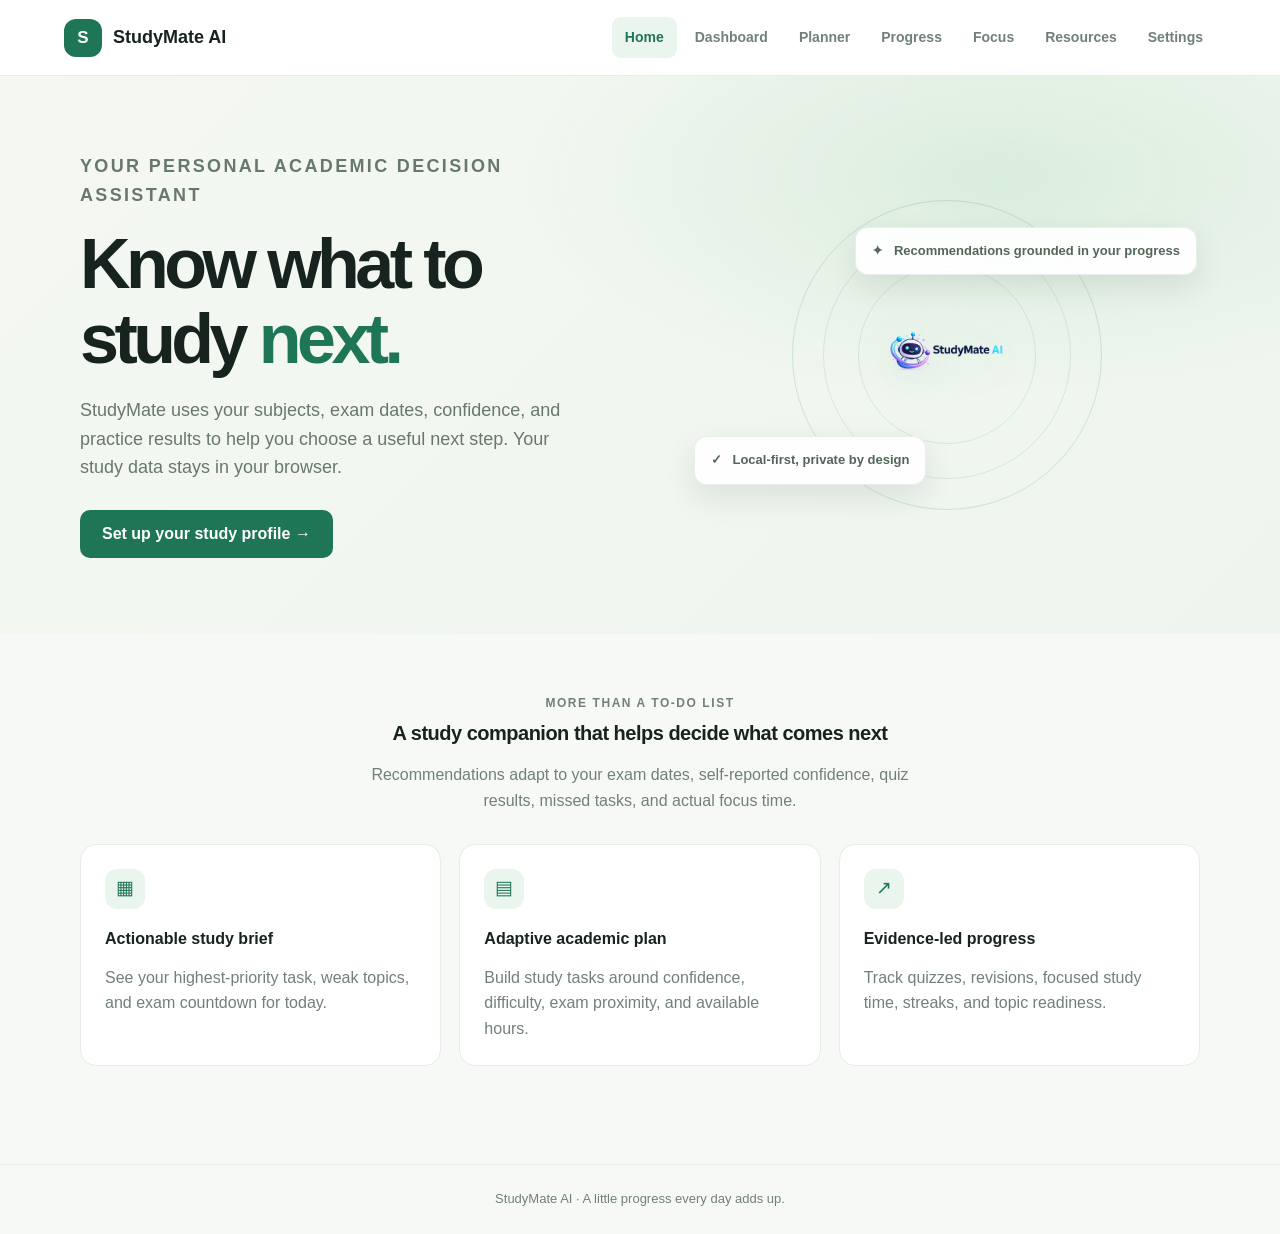
<file: index.html>
<!DOCTYPE html>
<html lang="en">
<head>
    <meta charset="UTF-8">
    <meta name="viewport" content="width=device-width, initial-scale=1">
    <meta name="description" content="A calmer, smarter way to plan your studies and keep making progress.">
    <title>StudyMate AI — Make study time count</title>
    <link rel="stylesheet" href="style.css">
</head>
<body>
    <nav class="navbar" aria-label="Main navigation">
        <a class="brand" href="index.html"><span class="brand-mark">S</span> StudyMate AI</a>
        <div class="nav-links">
            <a href="index.html" aria-current="page">Home</a><a href="dashboard.html">Dashboard</a>
            <a href="planner.html">Planner</a><a href="progress.html">Progress</a><a href="focus.html">Focus</a>
            <a href="resources.html">Resources</a><a href="settings.html">Settings</a>
        </div>
    </nav>

    <main>
        <section class="hero">
            <div class="hero-content">
                <p class="eyebrow">Your personal academic decision assistant</p>
                <h1>Know what to study <span>next.</span></h1>
                <p>StudyMate uses your subjects, exam dates, confidence, and practice results to help you choose a useful next step. Your study data stays in your browser.</p>
                <a class="btn" href="settings.html">Set up your study profile <span aria-hidden="true">&nbsp;→</span></a>
            </div>
            <div class="hero-art" aria-hidden="true">
                <div class="hero-orbit"></div>
                <img src="logo.png" alt="">
                <div class="hero-note note-one">✦ &nbsp; Recommendations grounded in your progress</div>
                <div class="hero-note note-two">✓ &nbsp; Local-first, private by design</div>
            </div>
        </section>

        <section class="container features" aria-labelledby="features-heading">
            <div class="features-intro">
                <p class="eyebrow">More than a to-do list</p>
                <h2 id="features-heading">A study companion that helps decide what comes next</h2>
                <p>Recommendations adapt to your exam dates, self-reported confidence, quiz results, missed tasks, and actual focus time.</p>
            </div>
            <div class="card-container">
                <article class="card feature-card">
                    <div class="stat-icon" aria-hidden="true">▦</div>
                    <h3>Actionable study brief</h3>
                    <p>See your highest-priority task, weak topics, and exam countdown for today.</p>
                </article>
                <article class="card feature-card">
                    <div class="stat-icon" aria-hidden="true">▤</div>
                    <h3>Adaptive academic plan</h3>
                    <p>Build study tasks around confidence, difficulty, exam proximity, and available hours.</p>
                </article>
                <article class="card feature-card">
                    <div class="stat-icon" aria-hidden="true">↗</div>
                    <h3>Evidence-led progress</h3>
                    <p>Track quizzes, revisions, focused study time, streaks, and topic readiness.</p>
                </article>
            </div>
        </section>
    </main>
    <footer class="footer">StudyMate AI · A little progress every day adds up.</footer>
    <script src="script.js"></script>
</body>
</html>
</file>
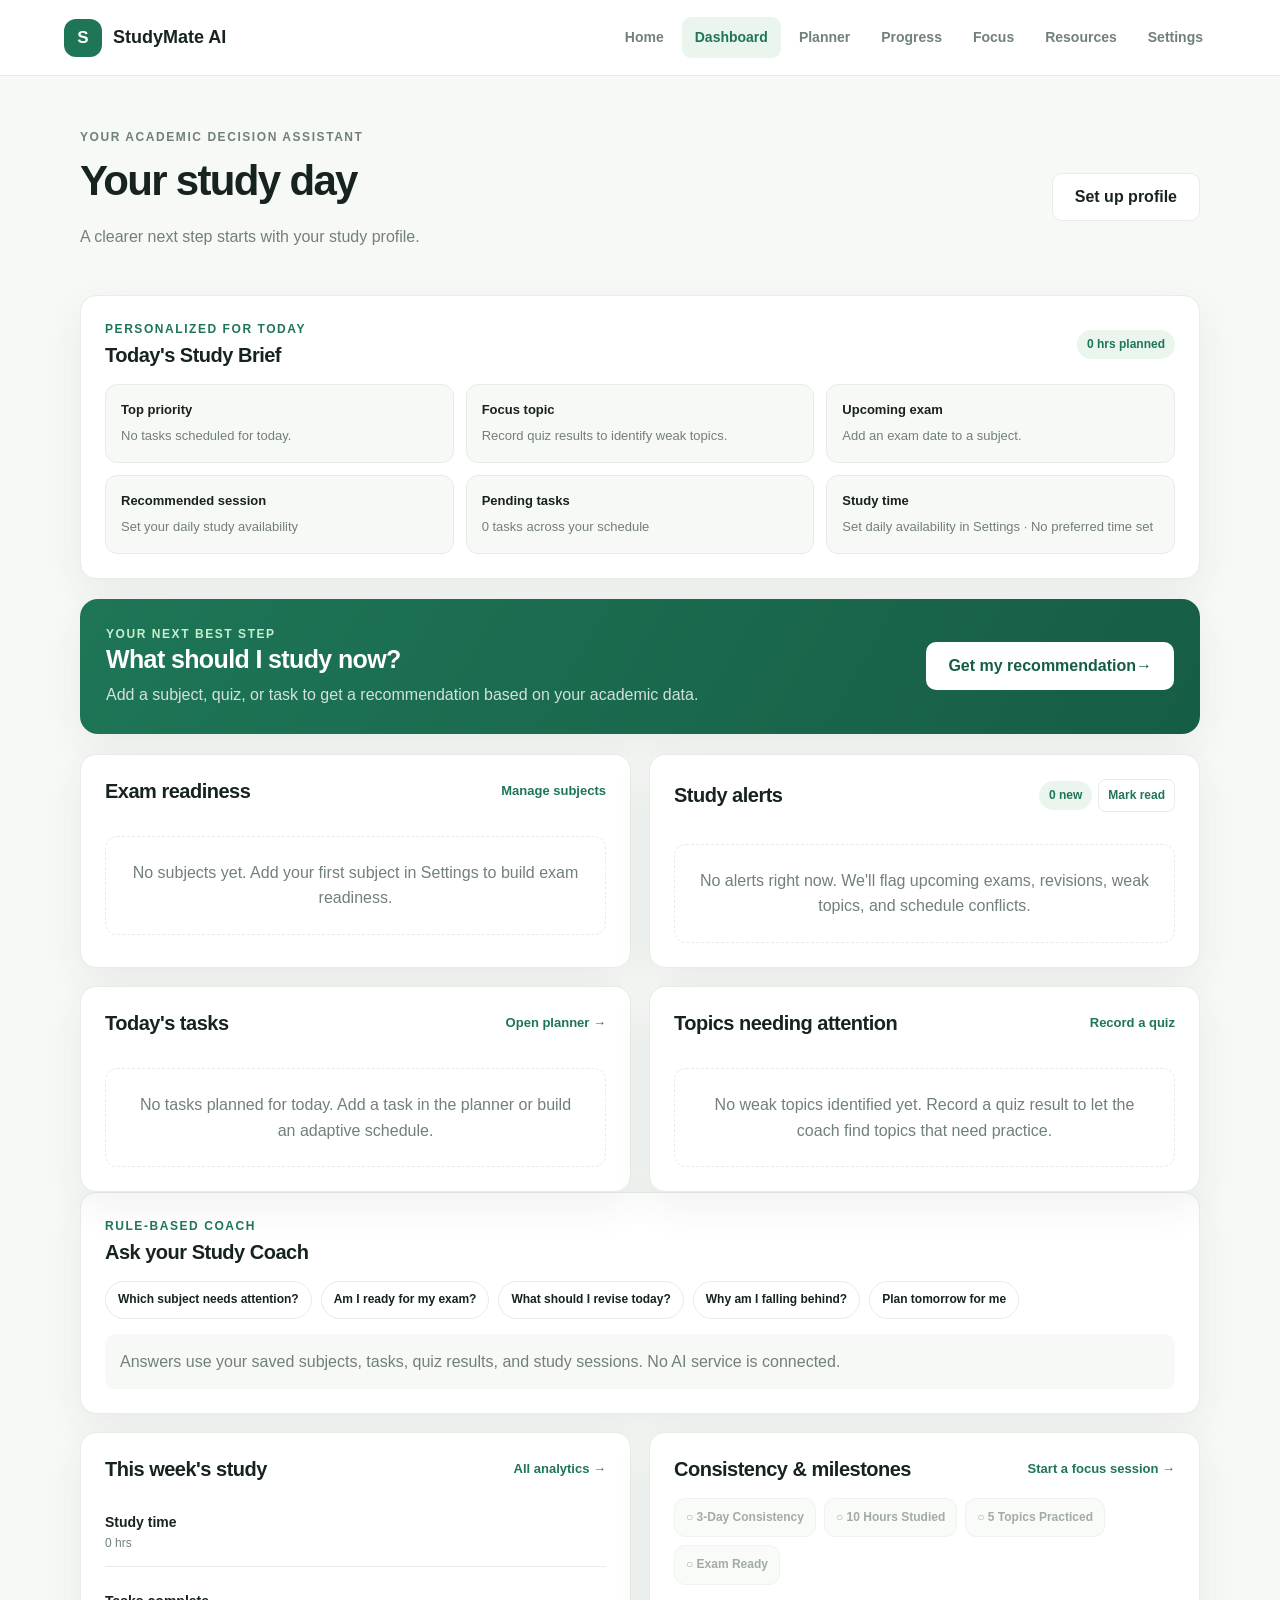
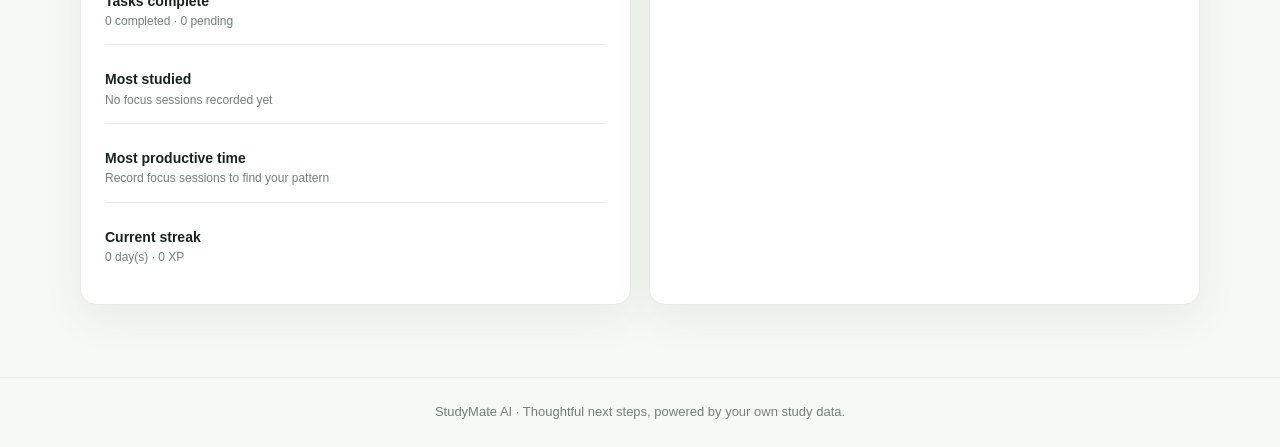
<file: dashboard.html>
<!DOCTYPE html>
<html lang="en">
<head>
    <meta charset="UTF-8">
    <meta name="viewport" content="width=device-width, initial-scale=1">
    <title>Dashboard — StudyMate AI</title>
    <link rel="stylesheet" href="style.css">
</head>
<body>
    <nav class="navbar" aria-label="Main navigation">
        <a class="brand" href="index.html"><span class="brand-mark">S</span> StudyMate AI</a>
        <div class="nav-links">
            <a href="index.html">Home</a><a href="dashboard.html" aria-current="page">Dashboard</a>
            <a href="planner.html">Planner</a><a href="progress.html">Progress</a>
            <a href="focus.html">Focus</a><a href="resources.html">Resources</a><a href="settings.html">Settings</a>
        </div>
    </nav>
    <main class="container dashboard">
        <header class="page-heading dashboard-heading">
            <div><p class="eyebrow">Your academic decision assistant</p><h1 id="greeting">Your study day</h1>
                <p id="dashboard-subtitle">A clearer next step starts with your study profile.</p></div>
            <a class="btn btn-secondary" href="settings.html">Set up profile</a>
        </header>

        <section class="card brief-card">
            <div class="section-title section-title-compact">
                <div><p class="eyebrow">Personalized for today</p><h2>Today's Study Brief</h2></div>
                <span class="badge" id="brief-hours">0 hours planned</span>
            </div>
            <div id="daily-brief" class="brief-grid"></div>
        </section>

        <section class="recommendation-banner" aria-labelledby="recommendation-heading">
            <div>
                <p class="eyebrow">Your next best step</p><h2 id="recommendation-heading">What should I study now?</h2>
                <p id="recommendation-copy">Add a subject, quiz, or task to get a recommendation based on your academic data.</p>
            </div>
            <button class="btn btn-light" id="recommend-now" type="button">Get my recommendation <span aria-hidden="true">→</span></button>
            <div class="recommendation-result" id="recommendation-result" aria-live="polite" hidden></div>
        </section>

        <div class="dashboard-columns">
            <section class="card" aria-labelledby="exam-heading">
                <div class="section-title section-title-compact"><h2 id="exam-heading">Exam readiness</h2><a href="settings.html">Manage subjects</a></div>
                <div id="readiness-list" class="stack-list"></div>
            </section>
            <section class="card" aria-labelledby="notifications-heading">
                <div class="section-title section-title-compact"><h2 id="notifications-heading">Study alerts</h2><div class="list-item-actions"><span id="alert-count" class="badge">0 new</span><button class="small-button" id="mark-alerts-read" type="button">Mark read</button></div></div>
                <div id="notification-list" class="stack-list"></div>
            </section>
        </div>

        <div class="dashboard-columns">
            <section class="card" aria-labelledby="tasks-heading">
                <div class="section-title section-title-compact"><h2 id="tasks-heading">Today's tasks</h2><a href="planner.html">Open planner →</a></div>
                <div id="today-task-list" class="stack-list"></div>
            </section>
            <section class="card" aria-labelledby="weak-heading">
                <div class="section-title section-title-compact"><h2 id="weak-heading">Topics needing attention</h2><a href="progress.html">Record a quiz</a></div>
                <div id="weak-topic-list" class="stack-list"></div>
            </section>
        </div>

        <section class="card" aria-labelledby="coach-heading">
            <div class="section-title section-title-compact"><div><p class="eyebrow">Rule-based coach</p><h2 id="coach-heading">Ask your Study Coach</h2></div></div>
            <div class="coach-questions">
                <button class="chip" data-coach-question="attention" type="button">Which subject needs attention?</button>
                <button class="chip" data-coach-question="readiness" type="button">Am I ready for my exam?</button>
                <button class="chip" data-coach-question="revision" type="button">What should I revise today?</button>
                <button class="chip" data-coach-question="behind" type="button">Why am I falling behind?</button>
                <button class="chip" data-coach-question="tomorrow" type="button">Plan tomorrow for me</button>
            </div>
            <p id="coach-answer" class="coach-answer" aria-live="polite">Answers use your saved subjects, tasks, quiz results, and study sessions. No AI service is connected.</p>
        </section>

        <div class="dashboard-columns">
            <section class="card" aria-labelledby="analytics-heading">
                <div class="section-title section-title-compact"><h2 id="analytics-heading">This week's study</h2><a href="progress.html">All analytics →</a></div>
                <div id="weekly-analytics" class="stack-list"></div>
            </section>
            <section class="card" aria-labelledby="streak-heading">
                <div class="section-title section-title-compact"><h2 id="streak-heading">Consistency &amp; milestones</h2><a href="focus.html">Start a focus session →</a></div>
                <div id="achievement-list" class="achievement-list"></div>
            </section>
        </div>
    </main>
    <footer class="footer">StudyMate AI · Thoughtful next steps, powered by your own study data.</footer>
    <script src="script.js"></script>
</body>
</html>
</file>
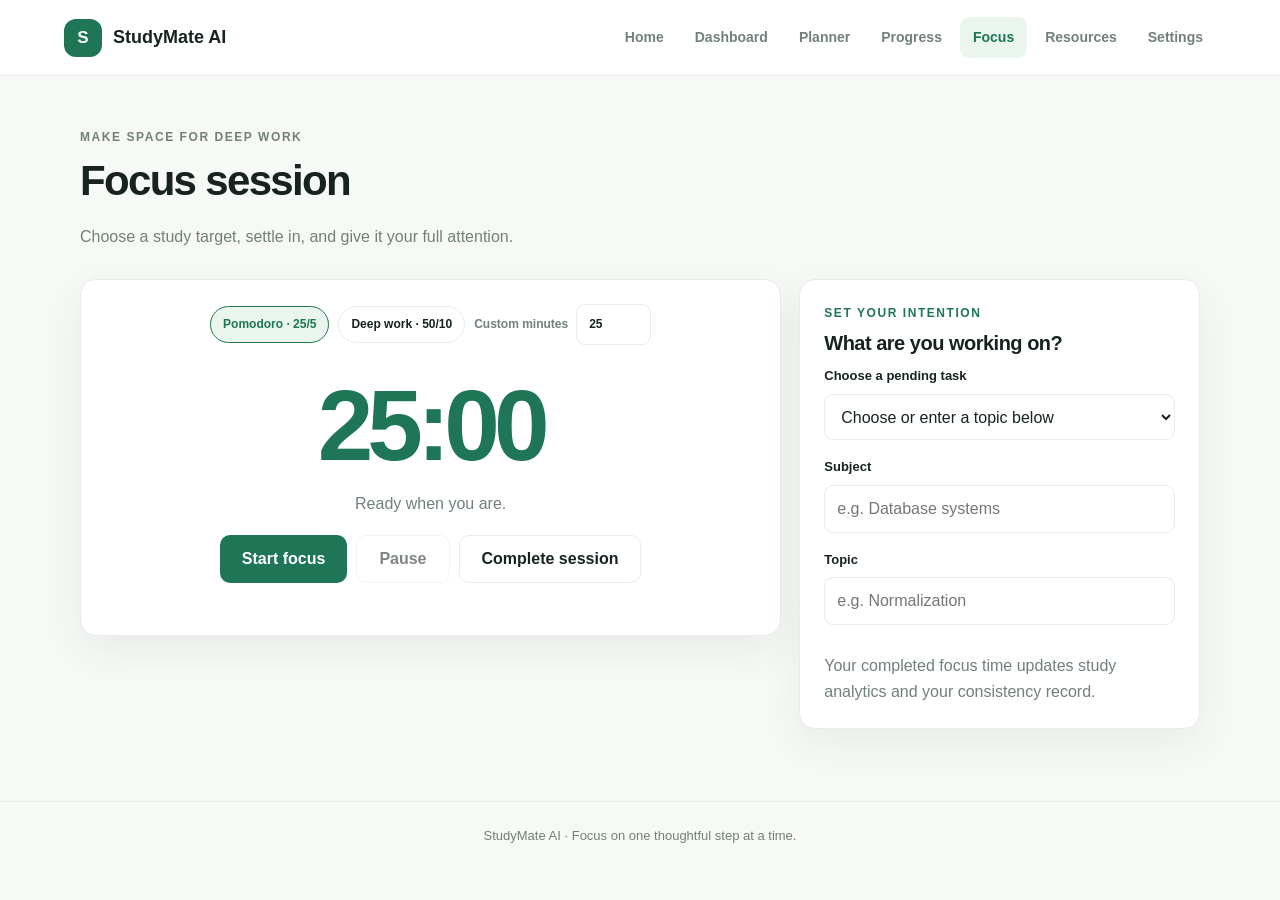
<file: focus.html>
<!DOCTYPE html>
<html lang="en">
<head>
    <meta charset="UTF-8"><meta name="viewport" content="width=device-width, initial-scale=1">
    <title>Focus session — StudyMate AI</title><link rel="stylesheet" href="style.css">
</head>
<body>
    <nav class="navbar" aria-label="Main navigation">
        <a class="brand" href="index.html"><span class="brand-mark">S</span> StudyMate AI</a>
        <div class="nav-links">
            <a href="index.html">Home</a><a href="dashboard.html">Dashboard</a><a href="planner.html">Planner</a>
            <a href="progress.html">Progress</a><a href="focus.html" aria-current="page">Focus</a><a href="resources.html">Resources</a><a href="settings.html">Settings</a>
        </div>
    </nav>
    <main class="container">
        <header class="page-heading"><p class="eyebrow">Make space for deep work</p><h1>Focus session</h1><p>Choose a study target, settle in, and give it your full attention.</p></header>
        <section class="focus-layout">
            <div class="card focus-card">
                <div class="timer-modes" role="group" aria-label="Focus timer mode">
                    <button class="chip is-active" type="button" data-minutes="25" data-break="5">Pomodoro · 25/5</button>
                    <button class="chip" type="button" data-minutes="50" data-break="10">Deep work · 50/10</button>
                    <label class="custom-time">Custom minutes <input id="custom-minutes" type="number" min="1" max="180" value="25"></label>
                </div>
                <div class="timer-face" id="timer-display" aria-live="off">25:00</div>
                <p id="timer-status" class="muted">Ready when you are.</p>
                <div class="timer-controls">
                    <button class="btn" id="timer-start" type="button">Start focus</button>
                    <button class="btn btn-secondary" id="timer-pause" type="button" disabled>Pause</button>
                    <button class="btn btn-secondary" id="timer-complete" type="button">Complete session</button>
                    <button class="btn btn-secondary" id="start-break" type="button" hidden>Start break</button>
                </div>
                <p id="focus-message" class="inline-message" aria-live="polite"></p>
            </div>
            <aside class="card">
                <p class="eyebrow">Set your intention</p><h2>What are you working on?</h2>
                <label for="focus-task">Choose a pending task</label><select id="focus-task"><option value="">Choose or enter a topic below</option></select>
                <label for="focus-subject">Subject</label><input id="focus-subject" placeholder="e.g. Database systems">
                <label for="focus-topic">Topic</label><input id="focus-topic" placeholder="e.g. Normalization">
                <p class="muted">Your completed focus time updates study analytics and your consistency record.</p>
            </aside>
        </section>
        <section class="card section-spaced" id="understanding-panel" hidden>
            <p class="eyebrow">Session reflection</p><h2>How well did you understand this topic?</h2>
            <div class="understanding-options">
                <button class="chip" data-understanding="1" type="button">Very difficult</button><button class="chip" data-understanding="2" type="button">Difficult</button>
                <button class="chip" data-understanding="3" type="button">Average</button><button class="chip" data-understanding="4" type="button">Good</button>
                <button class="chip" data-understanding="5" type="button">Excellent</button>
            </div>
        </section>
    </main>
    <footer class="footer">StudyMate AI · Focus on one thoughtful step at a time.</footer>
    <script src="script.js"></script>
</body>
</html>
</file>
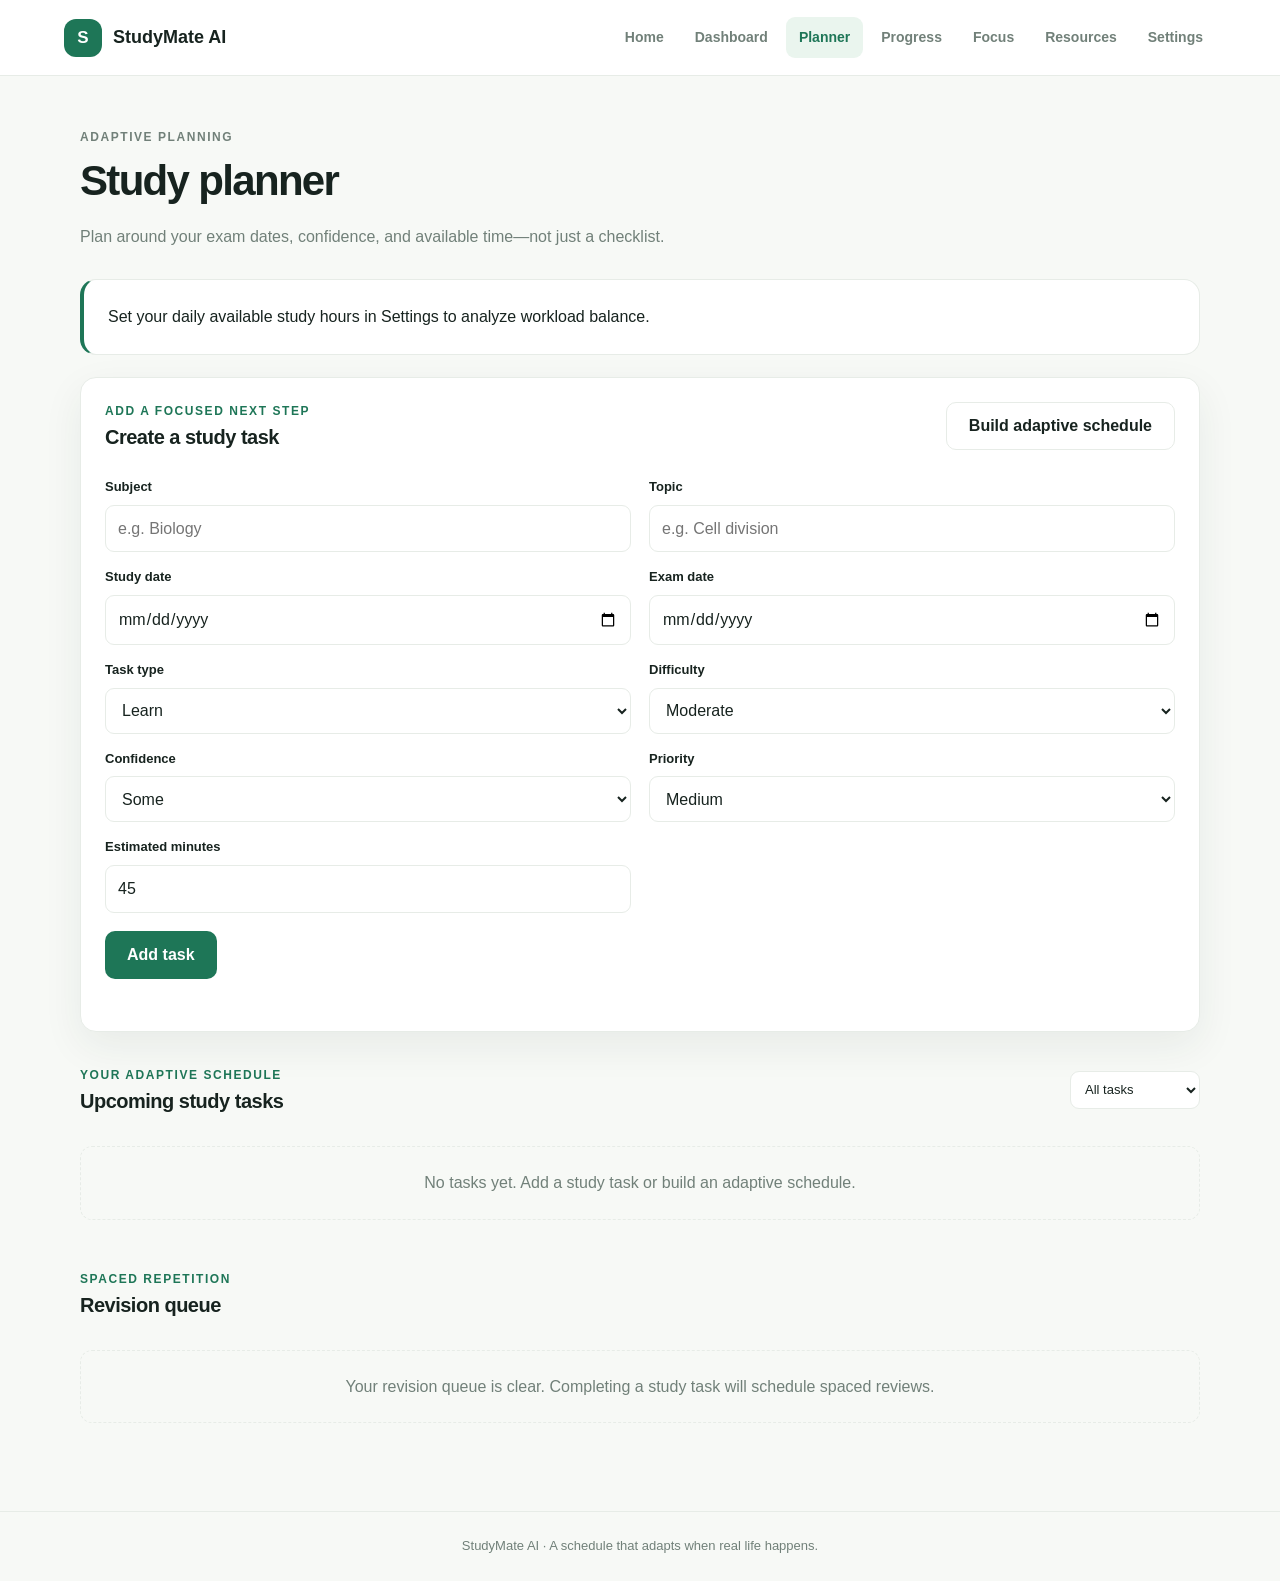
<file: planner.html>
<!DOCTYPE html>
<html lang="en">
<head>
    <meta charset="UTF-8"><meta name="viewport" content="width=device-width, initial-scale=1">
    <title>Study Planner — StudyMate AI</title><link rel="stylesheet" href="style.css">
</head>
<body>
    <nav class="navbar" aria-label="Main navigation">
        <a class="brand" href="index.html"><span class="brand-mark">S</span> StudyMate AI</a>
        <div class="nav-links">
            <a href="index.html">Home</a><a href="dashboard.html">Dashboard</a><a href="planner.html" aria-current="page">Planner</a>
            <a href="progress.html">Progress</a><a href="focus.html">Focus</a><a href="resources.html">Resources</a><a href="settings.html">Settings</a>
        </div>
    </nav>
    <main class="container">
        <header class="page-heading">
            <p class="eyebrow">Adaptive planning</p><h1>Study planner</h1>
            <p>Plan around your exam dates, confidence, and available time—not just a checklist.</p>
        </header>
        <section class="card overload-card" id="workload-status" aria-live="polite"></section>
        <section class="card form-card section-spaced" aria-labelledby="task-form-heading">
            <div class="section-title section-title-compact">
                <div><p class="eyebrow">Add a focused next step</p><h2 id="task-form-heading">Create a study task</h2></div>
                <button class="btn btn-secondary" type="button" id="generate-schedule">Build adaptive schedule</button>
            </div>
            <form id="task-form">
                <input type="hidden" name="taskId" id="task-id">
                <div class="form-grid">
                    <div><label for="task-subject">Subject</label><input id="task-subject" name="subject" list="subject-options" placeholder="e.g. Biology" required><datalist id="subject-options"></datalist></div>
                    <div><label for="task-topic">Topic</label><input id="task-topic" name="topic" placeholder="e.g. Cell division" required></div>
                    <div><label for="task-date">Study date</label><input id="task-date" name="date" type="date" required></div>
                    <div><label for="task-exam">Exam date</label><input id="task-exam" name="examDate" type="date"></div>
                    <div><label for="task-type">Task type</label><select id="task-type" name="type"><option>Learn</option><option>Practice</option><option>Revision</option><option>Mock Test</option></select></div>
                    <div><label for="task-difficulty">Difficulty</label><select id="task-difficulty" name="difficulty"><option value="1">Easy</option><option value="2" selected>Moderate</option><option value="3">Hard</option></select></div>
                    <div><label for="task-confidence">Confidence</label><select id="task-confidence" name="confidence"><option value="1">Low</option><option value="2" selected>Some</option><option value="3">High</option></select></div>
                    <div><label for="task-priority">Priority</label><select id="task-priority" name="priority"><option>High</option><option selected>Medium</option><option>Low</option></select></div>
                    <div><label for="task-duration">Estimated minutes</label><input id="task-duration" name="duration" type="number" min="10" max="240" step="5" value="45" required></div>
                </div>
                <div class="form-actions"><button class="btn" type="submit" id="save-task">Add task</button><button class="btn btn-secondary" type="button" id="cancel-edit" hidden>Cancel edit</button></div>
            </form>
            <p id="planner-message" class="inline-message" aria-live="polite"></p>
        </section>
        <section class="section-spaced">
            <div class="section-title"><div><p class="eyebrow">Your adaptive schedule</p><h2>Upcoming study tasks</h2></div><div class="filter-row"><label class="visually-hidden" for="task-filter">Filter tasks</label><select id="task-filter"><option value="all">All tasks</option><option value="pending">Pending</option><option value="completed">Completed</option></select></div></div>
            <div id="planner-task-list" class="stack-list"></div>
        </section>
        <section class="section-spaced">
            <div class="section-title"><div><p class="eyebrow">Spaced repetition</p><h2>Revision queue</h2></div></div>
            <div id="revision-list" class="stack-list"></div>
        </section>
    </main>
    <footer class="footer">StudyMate AI · A schedule that adapts when real life happens.</footer>
    <script src="script.js"></script>
</body>
</html>
</file>
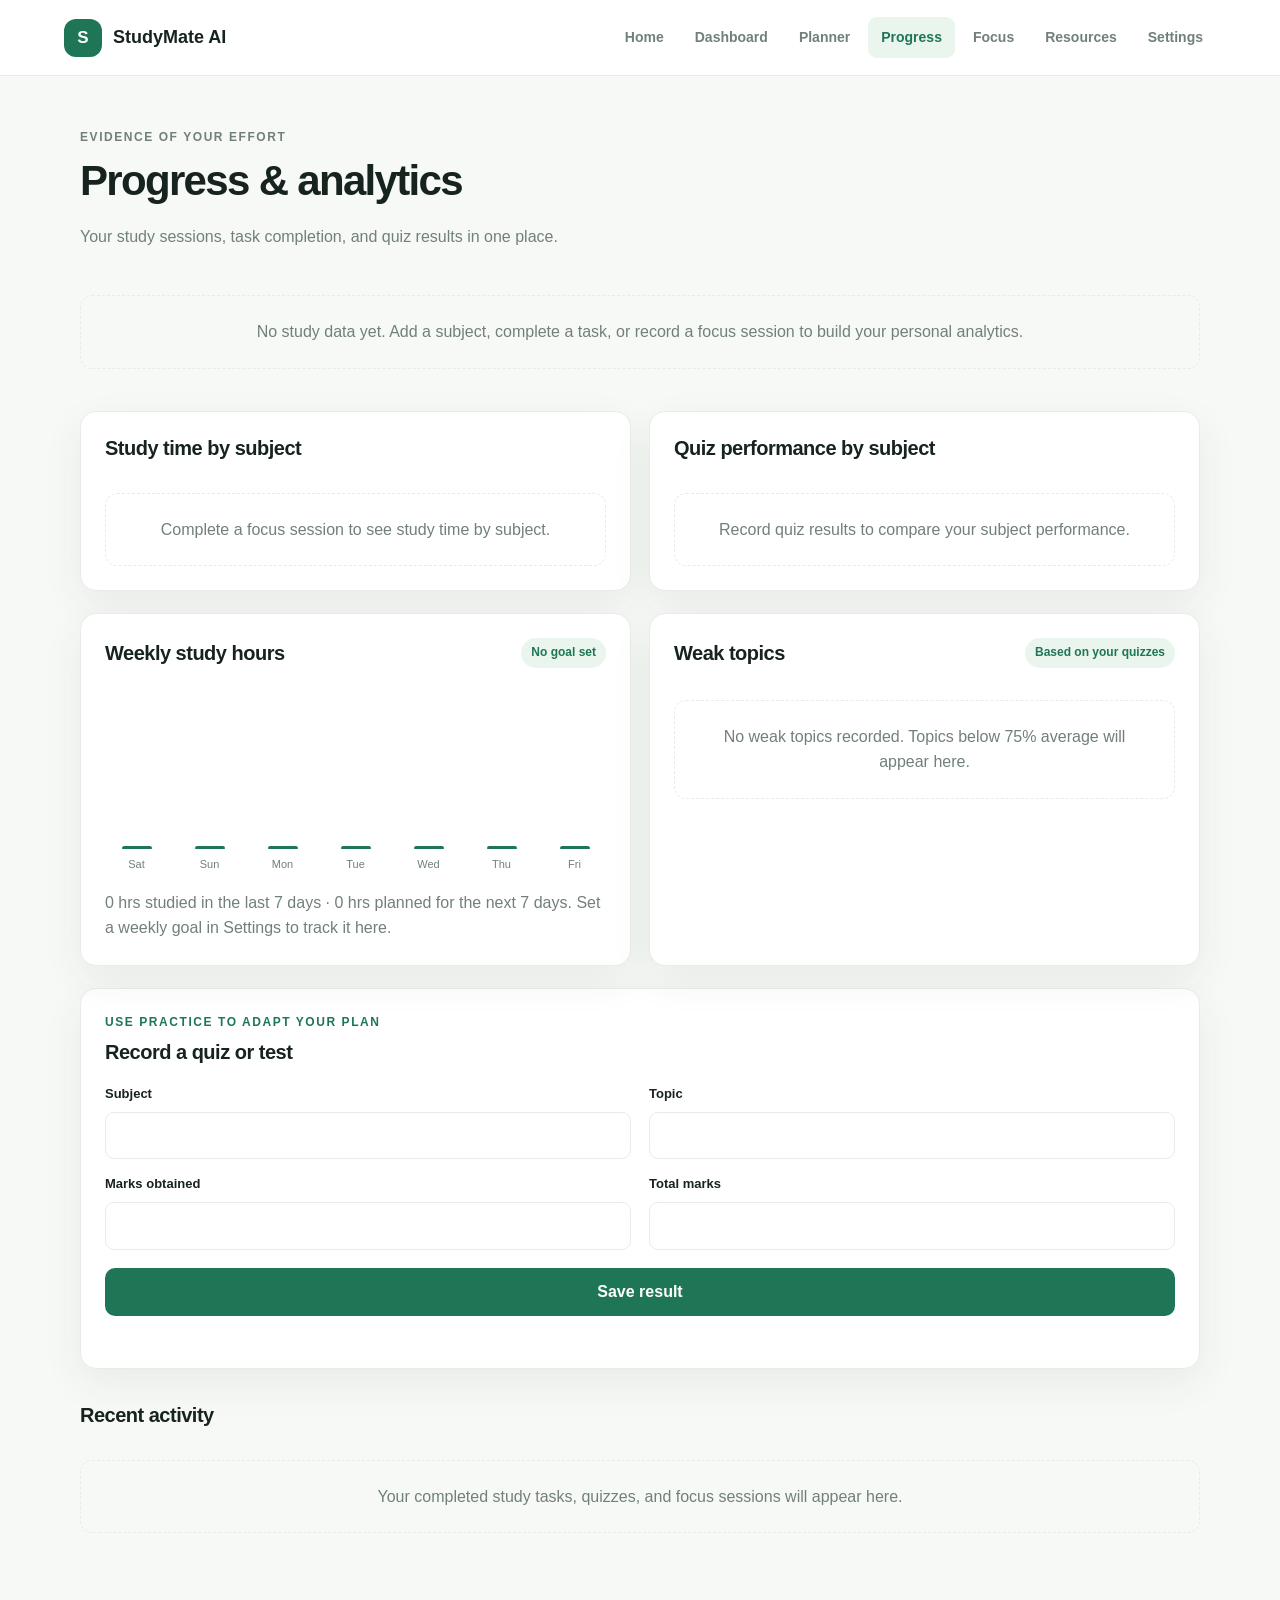
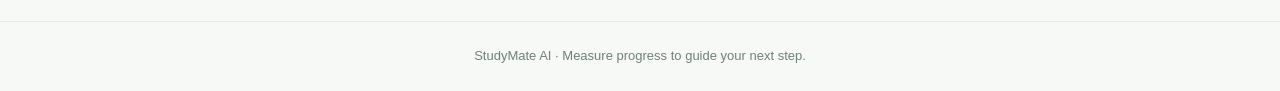
<file: progress.html>
<!DOCTYPE html>
<html lang="en">
<head>
    <meta charset="UTF-8"><meta name="viewport" content="width=device-width, initial-scale=1">
    <title>Progress &amp; analytics — StudyMate AI</title><link rel="stylesheet" href="style.css">
</head>
<body>
    <nav class="navbar" aria-label="Main navigation">
        <a class="brand" href="index.html"><span class="brand-mark">S</span> StudyMate AI</a>
        <div class="nav-links">
            <a href="index.html">Home</a><a href="dashboard.html">Dashboard</a><a href="planner.html">Planner</a>
            <a href="progress.html" aria-current="page">Progress</a><a href="focus.html">Focus</a><a href="resources.html">Resources</a><a href="settings.html">Settings</a>
        </div>
    </nav>
    <main class="container">
        <header class="page-heading"><p class="eyebrow">Evidence of your effort</p><h1>Progress &amp; analytics</h1><p>Your study sessions, task completion, and quiz results in one place.</p></header>
        <section id="progress-summary" class="card-container" aria-label="Study summary"></section>
        <div class="dashboard-columns">
            <section class="card"><div class="section-title section-title-compact"><h2>Study time by subject</h2></div><div id="subject-analytics" class="chart-list"></div></section>
            <section class="card"><div class="section-title section-title-compact"><h2>Quiz performance by subject</h2></div><div id="quiz-analytics" class="chart-list"></div></section>
        </div>
        <div class="dashboard-columns section-spaced">
            <section class="card"><div class="section-title section-title-compact"><h2>Weekly study hours</h2><span class="badge" id="weekly-goal-badge">0% of goal</span></div><div id="weekly-chart" class="weekly-chart" aria-label="Study hours for the last seven days"></div><p id="weekly-goal-caption" class="muted"></p></section>
            <section class="card"><div class="section-title section-title-compact"><h2>Weak topics</h2><span class="badge">Based on your quizzes</span></div><div id="progress-weak-topics" class="stack-list"></div></section>
        </div>
        <section class="card form-card section-spaced" aria-labelledby="quiz-heading">
            <p class="eyebrow">Use practice to adapt your plan</p><h2 id="quiz-heading">Record a quiz or test</h2>
            <form id="quiz-form">
                <div class="form-grid">
                    <div><label for="quiz-subject">Subject</label><input id="quiz-subject" name="subject" list="quiz-subject-options" required><datalist id="quiz-subject-options"></datalist></div>
                    <div><label for="quiz-topic">Topic</label><input id="quiz-topic" name="topic" required></div>
                    <div><label for="quiz-score">Marks obtained</label><input id="quiz-score" name="score" type="number" min="0" step="any" required></div>
                    <div><label for="quiz-total">Total marks</label><input id="quiz-total" name="total" type="number" min="0.01" step="any" required></div>
                </div>
                <button class="btn" type="submit">Save result</button>
            </form><p id="quiz-message" class="inline-message" aria-live="polite"></p>
        </section>
        <section class="section-spaced"><div class="section-title"><h2>Recent activity</h2></div><div id="recent-activity" class="stack-list"></div></section>
    </main>
    <footer class="footer">StudyMate AI · Measure progress to guide your next step.</footer>
    <script src="script.js"></script>
</body>
</html>
</file>
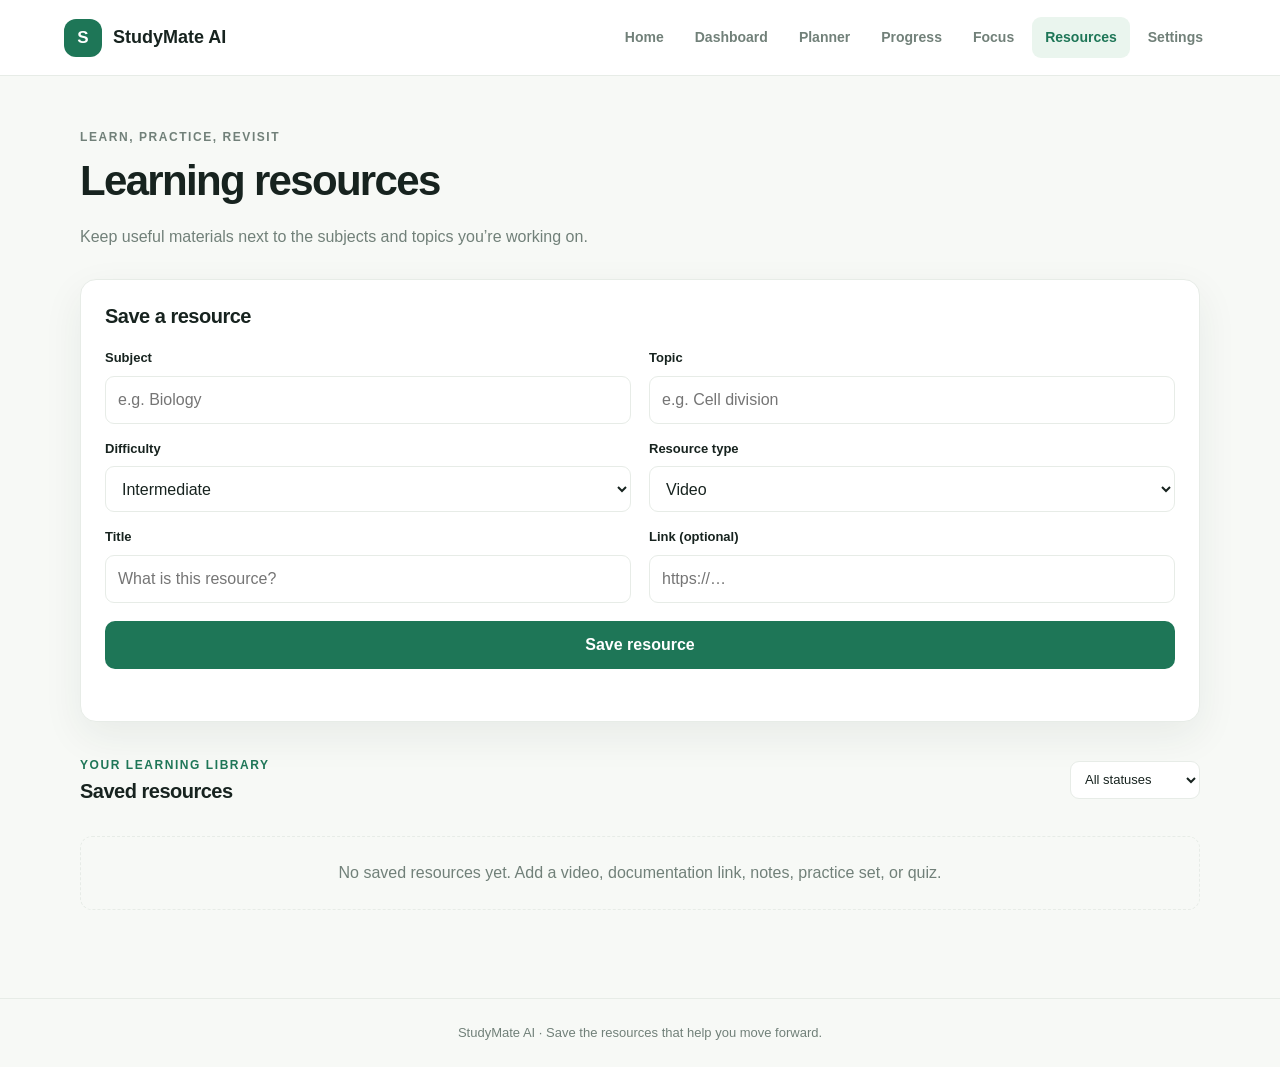
<file: resources.html>
<!DOCTYPE html>
<html lang="en">
<head>
    <meta charset="UTF-8"><meta name="viewport" content="width=device-width, initial-scale=1">
    <title>Learning resources — StudyMate AI</title><link rel="stylesheet" href="style.css">
</head>
<body>
    <nav class="navbar" aria-label="Main navigation">
        <a class="brand" href="index.html"><span class="brand-mark">S</span> StudyMate AI</a>
        <div class="nav-links">
            <a href="index.html">Home</a><a href="dashboard.html">Dashboard</a><a href="planner.html">Planner</a>
            <a href="progress.html">Progress</a><a href="focus.html">Focus</a><a href="resources.html" aria-current="page">Resources</a><a href="settings.html">Settings</a>
        </div>
    </nav>
    <main class="container">
        <header class="page-heading"><p class="eyebrow">Learn, practice, revisit</p><h1>Learning resources</h1><p>Keep useful materials next to the subjects and topics you’re working on.</p></header>
        <section class="card form-card" aria-labelledby="resource-form-heading">
            <h2 id="resource-form-heading">Save a resource</h2>
            <form id="resource-form">
                <div class="form-grid">
                    <div><label for="resource-subject">Subject</label><input id="resource-subject" name="subject" list="resource-subject-options" placeholder="e.g. Biology" required><datalist id="resource-subject-options"></datalist></div>
                    <div><label for="resource-topic">Topic</label><input id="resource-topic" name="topic" placeholder="e.g. Cell division" required></div>
                    <div><label for="resource-difficulty">Difficulty</label><select id="resource-difficulty" name="difficulty"><option>Beginner</option><option selected>Intermediate</option><option>Advanced</option></select></div>
                    <div><label for="resource-type">Resource type</label><select id="resource-type" name="type"><option>Video</option><option>Documentation</option><option>Notes</option><option>Practice</option><option>Quiz</option></select></div>
                    <div><label for="resource-title">Title</label><input id="resource-title" name="title" placeholder="What is this resource?" required></div>
                    <div><label for="resource-url">Link (optional)</label><input id="resource-url" name="url" type="url" placeholder="https://…"></div>
                </div>
                <button class="btn" type="submit">Save resource</button>
            </form><p id="resource-message" class="inline-message" aria-live="polite"></p>
        </section>
        <section class="section-spaced">
            <div class="section-title"><div><p class="eyebrow">Your learning library</p><h2>Saved resources</h2></div>
                <div class="filter-row"><label class="visually-hidden" for="resource-filter">Filter by status</label><select id="resource-filter"><option value="all">All statuses</option><option>Not Started</option><option>In Progress</option><option>Completed</option></select></div>
            </div>
            <div id="resource-list" class="resource-grid"></div>
        </section>
    </main>
    <footer class="footer">StudyMate AI · Save the resources that help you move forward.</footer>
    <script src="script.js"></script>
</body>
</html>
</file>
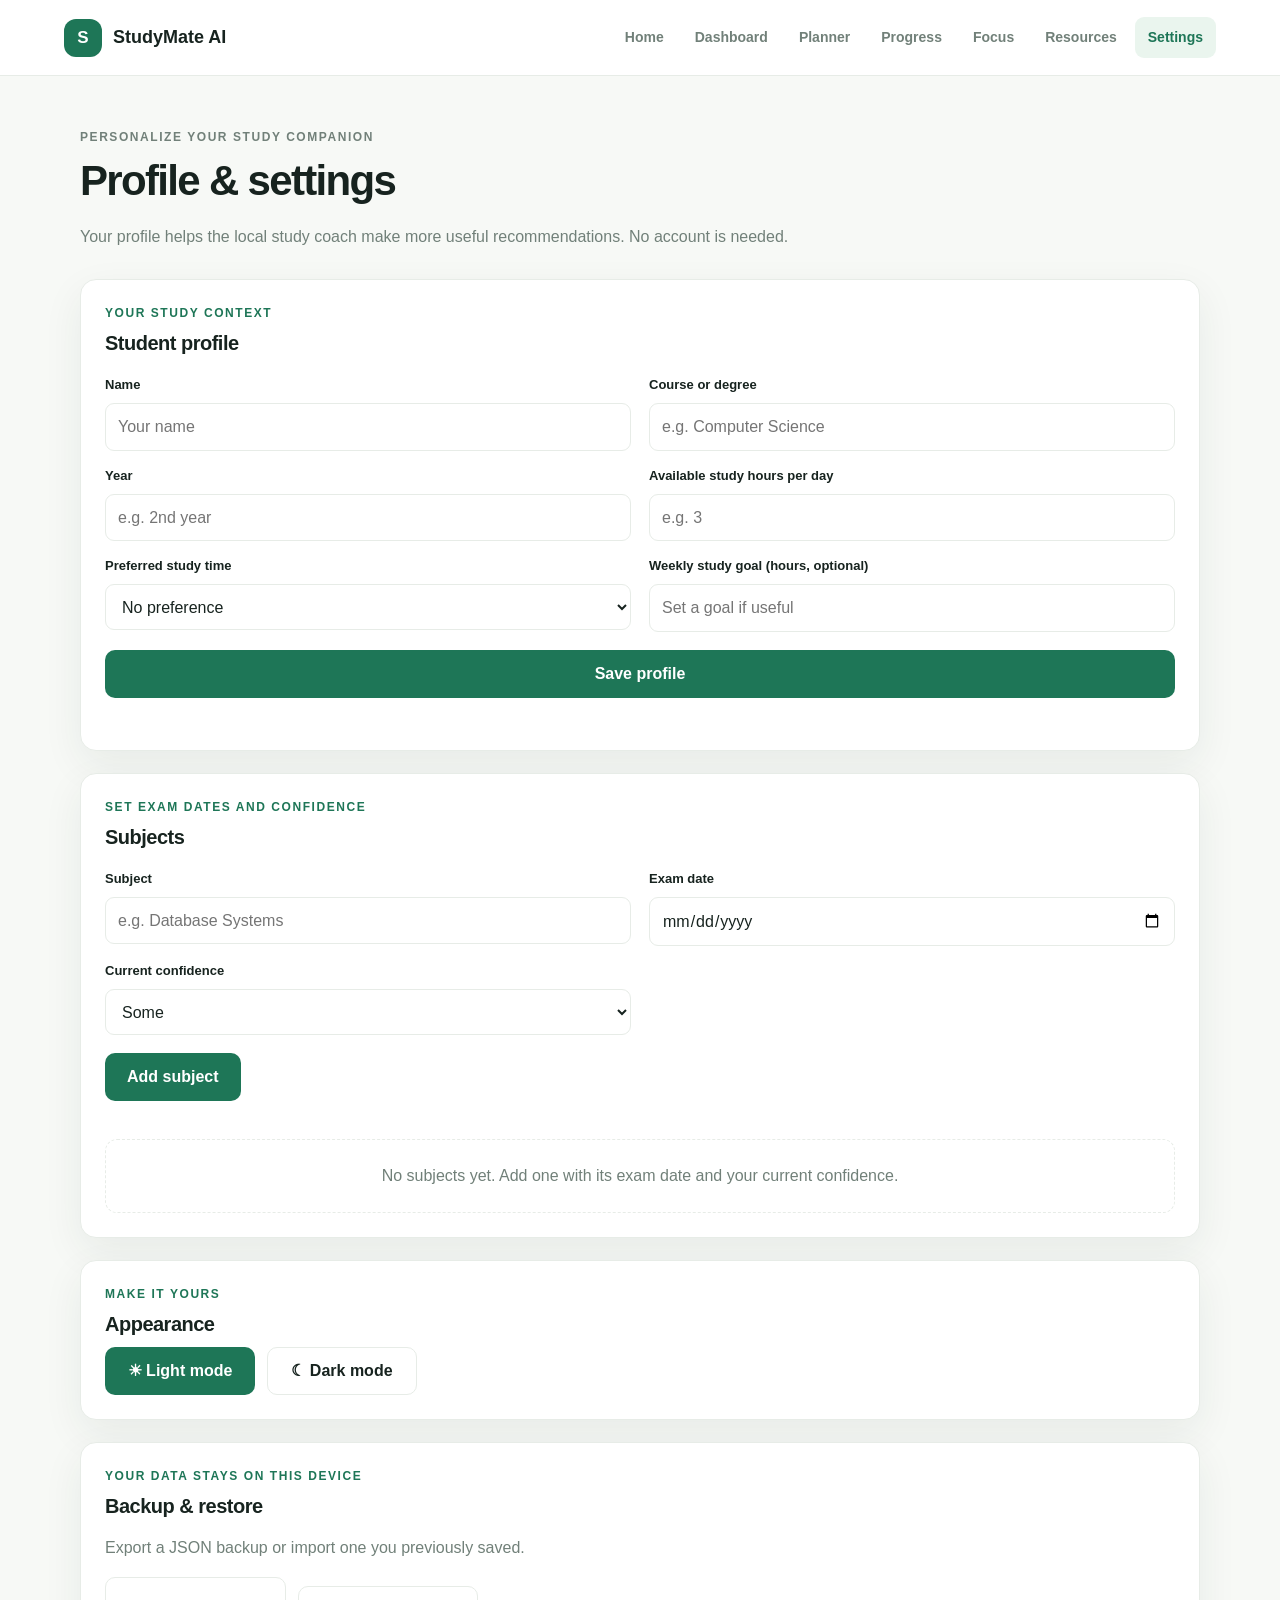
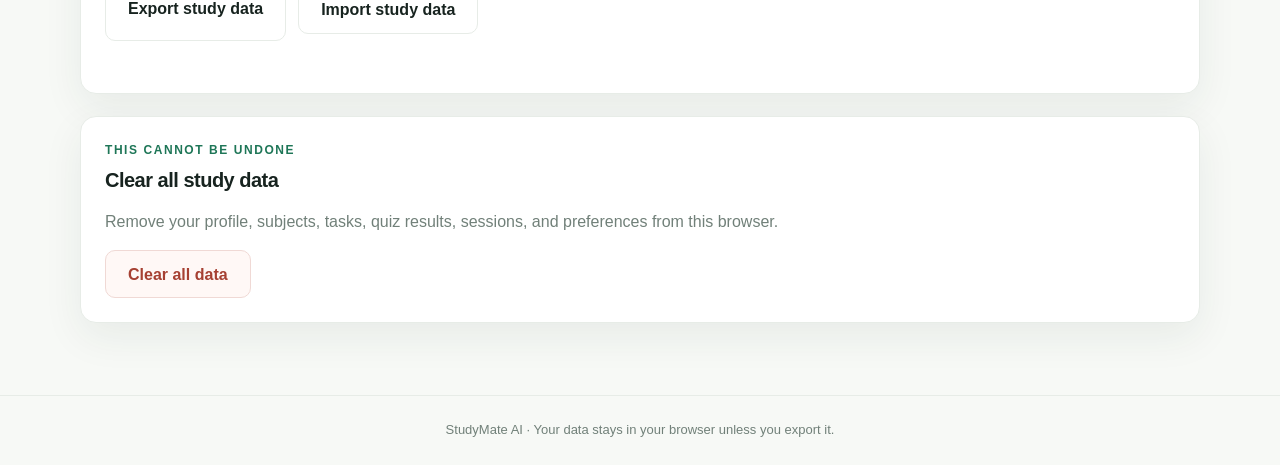
<file: settings.html>
<!DOCTYPE html>
<html lang="en">
<head>
    <meta charset="UTF-8"><meta name="viewport" content="width=device-width, initial-scale=1">
    <title>Profile &amp; settings — StudyMate AI</title><link rel="stylesheet" href="style.css">
</head>
<body>
    <nav class="navbar" aria-label="Main navigation">
        <a class="brand" href="index.html"><span class="brand-mark">S</span> StudyMate AI</a>
        <div class="nav-links">
            <a href="index.html">Home</a><a href="dashboard.html">Dashboard</a><a href="planner.html">Planner</a>
            <a href="progress.html">Progress</a><a href="focus.html">Focus</a><a href="resources.html">Resources</a><a href="settings.html" aria-current="page">Settings</a>
        </div>
    </nav>
    <main class="container">
        <header class="page-heading"><p class="eyebrow">Personalize your study companion</p><h1>Profile &amp; settings</h1><p>Your profile helps the local study coach make more useful recommendations. No account is needed.</p></header>
        <section class="card form-card" aria-labelledby="profile-heading">
            <p class="eyebrow">Your study context</p><h2 id="profile-heading">Student profile</h2>
            <form id="profile-form">
                <div class="form-grid">
                    <div><label for="profile-name">Name</label><input id="profile-name" name="name" autocomplete="name" placeholder="Your name"></div>
                    <div><label for="profile-course">Course or degree</label><input id="profile-course" name="course" placeholder="e.g. Computer Science"></div>
                    <div><label for="profile-year">Year</label><input id="profile-year" name="year" placeholder="e.g. 2nd year"></div>
                    <div><label for="profile-hours">Available study hours per day</label><input id="profile-hours" name="availableHours" type="number" min="0.5" max="16" step="0.5" placeholder="e.g. 3" required></div>
                    <div><label for="profile-time">Preferred study time</label><select id="profile-time" name="preferredTime"><option value="">No preference</option><option>Morning</option><option>Afternoon</option><option>Evening</option><option>Night</option></select></div>
                    <div><label for="profile-weekly-goal">Weekly study goal (hours, optional)</label><input id="profile-weekly-goal" name="weeklyGoal" type="number" min="1" max="100" placeholder="Set a goal if useful"></div>
                </div>
                <button class="btn" type="submit">Save profile</button>
            </form><p id="profile-message" class="inline-message" aria-live="polite"></p>
        </section>
        <section class="card form-card section-spaced" aria-labelledby="subjects-heading">
            <p class="eyebrow">Set exam dates and confidence</p><h2 id="subjects-heading">Subjects</h2>
            <form id="subject-form">
                <input id="subject-id" name="subjectId" type="hidden">
                <div class="form-grid">
                    <div><label for="subject-name">Subject</label><input id="subject-name" name="name" placeholder="e.g. Database Systems" required></div>
                    <div><label for="subject-exam">Exam date</label><input id="subject-exam" name="examDate" type="date"></div>
                    <div><label for="subject-confidence">Current confidence</label><select id="subject-confidence" name="confidence"><option value="1">Low</option><option value="2" selected>Some</option><option value="3">High</option></select></div>
                </div>
                <div class="form-actions"><button class="btn" id="save-subject" type="submit">Add subject</button><button class="btn btn-secondary" id="cancel-subject-edit" type="button" hidden>Cancel edit</button></div>
            </form><div id="subject-list" class="stack-list section-spaced"></div>
        </section>
        <section class="card section-spaced" aria-labelledby="appearance-heading">
            <p class="eyebrow">Make it yours</p><h2 id="appearance-heading">Appearance</h2>
            <div class="settings-actions"><button class="btn" id="light-mode" type="button">☀ Light mode</button><button class="btn btn-secondary" id="dark-mode" type="button">☾ Dark mode</button></div>
        </section>
        <section class="card section-spaced" aria-labelledby="backup-heading">
            <p class="eyebrow">Your data stays on this device</p><h2 id="backup-heading">Backup &amp; restore</h2>
            <p class="muted">Export a JSON backup or import one you previously saved.</p>
            <div class="settings-actions"><button class="btn btn-secondary" id="export-data" type="button">Export study data</button><label class="btn btn-secondary file-button" for="import-data">Import study data</label><input id="import-data" type="file" accept="application/json,.json" hidden></div>
            <p id="data-message" class="inline-message" aria-live="polite"></p>
        </section>
        <section class="card section-spaced" aria-labelledby="clear-heading">
            <p class="eyebrow">This cannot be undone</p><h2 id="clear-heading">Clear all study data</h2>
            <p class="muted">Remove your profile, subjects, tasks, quiz results, sessions, and preferences from this browser.</p>
            <button class="btn btn-danger" id="reset-data" type="button">Clear all data</button>
        </section>
    </main>
    <footer class="footer">StudyMate AI · Your data stays in your browser unless you export it.</footer>
    <script src="script.js"></script>
</body>
</html>
</file>
<file: style.css>
:root {
    color-scheme: light;
    --ink: #17231f;
    --muted: #718079;
    --green: #1e7657;
    --green-dark: #165d45;
    --mint: #eaf5ee;
    --paper: #f7f9f6;
    --white: #fff;
    --line: #e7ece7;
    --shadow: 0 14px 40px rgba(27, 51, 40, .07);
}

* {
    box-sizing: border-box;
}

body {
    min-height: 100vh;
    margin: 0;
    background: var(--paper);
    color: var(--ink);
    font-family: 'Aptos', 'Segoe UI', sans-serif;
    line-height: 1.6;
}

body[data-theme="dark"] {
    color-scheme: dark;
    --ink: #edf5ef;
    --muted: #a5b4aa;
    --green: #71c79e;
    --green-dark: #54ae82;
    --mint: #1d352b;
    --paper: #111a16;
    --white: #19241e;
    --line: #2a3930;
    --shadow: 0 14px 40px rgba(0, 0, 0, .18);
}

a {
    color: inherit;
}

.navbar {
    position: sticky;
    top: 0;
    z-index: 10;
    display: flex;
    align-items: center;
    justify-content: space-between;
    gap: 24px;
    min-height: 76px;
    padding: 0 max(5vw, calc((100vw - 1180px) / 2));
    border-bottom: 1px solid var(--line);
    background: var(--white);
}

.brand {
    display: inline-flex;
    align-items: center;
    gap: 11px;
    color: var(--ink);
    font-family: 'Aptos Display', 'Segoe UI', sans-serif;
    font-size: 18px;
    font-weight: 800;
    text-decoration: none;
    white-space: nowrap;
}

.brand-mark {
    display: grid;
    width: 38px;
    height: 38px;
    place-items: center;
    border-radius: 12px;
    background: var(--green);
    color: white;
    font-size: 17px;
}

.nav-links {
    display: flex;
    align-items: center;
    gap: 5px;
}

.nav-links a {
    padding: 9px 13px;
    border-radius: 9px;
    color: var(--muted);
    font-size: 14px;
    font-weight: 600;
    text-decoration: none;
    transition: background .2s, color .2s;
}

.nav-links a:hover,
.nav-links a[aria-current="page"] {
    background: var(--mint);
    color: var(--green);
}

.container {
    width: min(1120px, calc(100% - 48px));
    margin: 0 auto;
    padding: 52px 0 72px;
}

.page-heading {
    margin-bottom: 30px;
}

.eyebrow {
    margin: 0 0 8px;
    color: var(--green);
    font-size: 12px;
    font-weight: 700;
    letter-spacing: .13em;
    text-transform: uppercase;
}

h1, h2, h3 {
    margin-top: 0;
    font-family: 'Aptos Display', 'Segoe UI', sans-serif;
    line-height: 1.25;
}

h1 {
    margin-bottom: 9px;
    font-size: clamp(30px, 4vw, 42px);
    letter-spacing: -.04em;
}

h2 {
    margin-bottom: 10px;
    font-size: 20px;
    letter-spacing: -.025em;
}

h3 {
    margin-bottom: 7px;
    font-size: 16px;
}

.page-heading p,
.muted {
    color: var(--muted);
}

.card-container {
    display: grid;
    grid-template-columns: repeat(auto-fit, minmax(220px, 1fr));
    gap: 18px;
    margin: 26px 0;
}

.card {
    padding: 24px;
    border: 1px solid var(--line);
    border-radius: 16px;
    background: var(--white);
    box-shadow: var(--shadow);
}

.card p:last-child {
    margin-bottom: 0;
}

.stat-label {
    margin: 0;
    color: var(--muted);
    font-size: 14px;
    font-weight: 600;
}

.stat-value {
    margin: 12px 0 0;
    color: var(--ink);
    font-family: 'Aptos Display', 'Segoe UI', sans-serif;
    font-size: 34px;
    font-weight: 800;
    letter-spacing: -.05em;
}

.stat-unit {
    color: var(--muted);
    font-size: 17px;
    font-weight: 600;
    letter-spacing: 0;
}

.stat-icon {
    display: grid;
    width: 40px;
    height: 40px;
    margin-bottom: 20px;
    place-items: center;
    border-radius: 12px;
    background: var(--mint);
    color: var(--green);
    font-size: 19px;
}

.section-title {
    display: flex;
    align-items: center;
    justify-content: space-between;
    gap: 16px;
    margin: 34px 0 16px;
}

.section-title-compact {
    margin-top: 0;
}

.section-spaced {
    margin-top: 18px;
}

.section-title h2 {
    margin: 0;
}

.tip-card {
    display: flex;
    align-items: flex-start;
    gap: 17px;
    border: 1px solid #d9eadf;
    background: var(--mint);
    box-shadow: none;
}

.tip-card .stat-icon {
    flex: 0 0 auto;
    margin: 0;
    background: var(--white);
}

.tip-card p {
    margin: 0;
    color: var(--muted);
}

.hero {
    position: relative;
    display: grid;
    min-height: 555px;
    grid-template-columns: 1.05fr .95fr;
    align-items: center;
    gap: 54px;
    overflow: hidden;
    padding: 76px max(6vw, calc((100vw - 1120px) / 2));
    background:
        radial-gradient(ellipse at 78% 18%, rgba(188, 225, 197, .42), transparent 34%),
        linear-gradient(135deg, #f5f8f2 0%, #edf5ee 100%);
}

.hero-content {
    position: relative;
    z-index: 1;
}

.hero h1 {
    max-width: 600px;
    margin: 0 0 18px;
    font-size: clamp(44px, 6vw, 70px);
    letter-spacing: -.065em;
    line-height: 1.08;
}

.hero h1 span {
    color: var(--green);
}

.hero p {
    max-width: 500px;
    margin: 0 0 28px;
    color: #68786e;
    font-size: 18px;
}

.hero .eyebrow {
    margin-bottom: 17px;
}

.btn {
    display: inline-flex;
    min-height: 48px;
    align-items: center;
    justify-content: center;
    padding: 0 22px;
    border: 0;
    border-radius: 10px;
    background: var(--green);
    color: #fff;
    font: inherit;
    font-weight: 700;
    text-decoration: none;
    cursor: pointer;
    transition: background .2s, transform .2s;
}

.btn:hover {
    transform: translateY(-2px);
    background: var(--green-dark);
}

.hero-art {
    position: relative;
    display: grid;
    min-height: 365px;
    place-items: center;
}

.hero-art img {
    position: absolute;
    z-index: 1;
    width: 150px;
    height: 150px;
    object-fit: contain;
    filter: drop-shadow(0 12px 20px rgba(33, 95, 65, .12));
}

.hero-orbit {
    position: absolute;
    width: 310px;
    height: 310px;
    border: 1px solid rgba(30, 118, 87, .16);
    border-radius: 50%;
}

.hero-orbit::before,
.hero-orbit::after {
    position: absolute;
    border: 1px solid rgba(30, 118, 87, .12);
    border-radius: 50%;
    content: "";
}

.hero-orbit::before {
    inset: 30px;
}

.hero-orbit::after {
    inset: 65px;
}

.hero-note {
    position: absolute;
    z-index: 2;
    padding: 13px 16px;
    border: 1px solid rgba(231, 236, 231, .85);
    border-radius: 13px;
    background: rgba(255, 255, 255, .9);
    box-shadow: 0 12px 30px rgba(27, 51, 40, .1);
    color: #53665a;
    font-size: 13px;
    font-weight: 700;
}

.note-one {
    top: 54px;
    right: 3px;
}

.note-two {
    bottom: 53px;
    left: 0;
}

.features {
    padding-top: 60px;
}

.features-intro {
    max-width: 560px;
    margin: 0 auto 30px;
    text-align: center;
}

.features-intro p {
    color: var(--muted);
}

.feature-card {
    box-shadow: none;
}

.feature-card p {
    color: var(--muted);
}

.form-card {
    max-width: 720px;
}

.form-grid {
    display: grid;
    grid-template-columns: repeat(2, minmax(0, 1fr));
    gap: 6px 18px;
}

label {
    display: block;
    margin: 9px 0 7px;
    color: var(--ink);
    font-size: 13px;
    font-weight: 700;
}

input,
select {
    width: 100%;
    min-height: 46px;
    padding: 10px 12px;
    border: 1px solid var(--line);
    border-radius: 9px;
    outline: none;
    background: var(--white);
    color: var(--ink);
    font: inherit;
}

input:focus,
select:focus {
    border-color: var(--green);
    box-shadow: 0 0 0 3px rgba(30, 118, 87, .12);
}

.form-card .btn {
    width: 100%;
    margin-top: 18px;
}

.plan-list {
    display: grid;
    gap: 12px;
}

.plan-item {
    display: flex;
    align-items: center;
    justify-content: space-between;
    gap: 18px;
}

.plan-item p {
    margin: 4px 0 0;
    color: var(--muted);
    font-size: 14px;
}

.badge {
    display: inline-flex;
    align-items: center;
    padding: 5px 10px;
    border-radius: 999px;
    background: var(--mint);
    color: var(--green);
    font-size: 12px;
    font-weight: 700;
    white-space: nowrap;
}

.progress-bar {
    height: 12px;
    overflow: hidden;
    border-radius: 999px;
    background: var(--line);
}

.progress {
    width: 75%;
    height: 100%;
    border-radius: inherit;
    background: var(--green);
}

.progress-caption {
    display: flex;
    justify-content: space-between;
    margin: 10px 0 0;
    color: var(--muted);
    font-size: 13px;
}

.resource-card {
    min-height: 190px;
    text-align: left;
    text-decoration: none;
    transition: transform .2s, border-color .2s;
}

.resource-card:hover {
    transform: translateY(-3px);
    border-color: #b9d9c5;
}

.resource-card .stat-icon {
    width: 46px;
    height: 46px;
}

.resource-card p {
    color: var(--muted);
    font-size: 14px;
}

.settings-actions {
    display: flex;
    flex-wrap: wrap;
    gap: 12px;
}

.settings-actions .btn {
    min-width: 150px;
}

.btn-secondary {
    border: 1px solid var(--line);
    background: var(--white);
    color: var(--ink);
}

.btn-secondary:hover {
    background: var(--mint);
    color: var(--green);
}

.btn-danger {
    border: 1px solid #f0d9d5;
    background: #fff8f6;
    color: #a64032;
}

.btn-danger:hover {
    background: #f9e7e3;
}

.empty-state {
    padding: 23px;
    border: 1px dashed var(--line);
    border-radius: 12px;
    color: var(--muted);
    text-align: center;
}

.footer {
    padding: 24px;
    border-top: 1px solid var(--line);
    color: var(--muted);
    font-size: 13px;
    text-align: center;
}

@media (max-width: 760px) {
    .navbar {
        position: static;
        align-items: flex-start;
        flex-direction: column;
        gap: 12px;
        padding: 15px 22px 12px;
    }

    .nav-links {
        width: 100%;
        overflow-x: auto;
        padding-bottom: 3px;
    }

    .nav-links a {
        padding: 8px 10px;
        white-space: nowrap;
    }

    .hero {
        min-height: auto;
        grid-template-columns: 1fr;
        gap: 12px;
        padding: 64px 24px 36px;
    }

    .hero-art {
        min-height: 300px;
    }

    .hero-orbit {
        width: 260px;
        height: 260px;
    }

    .container {
        width: min(100% - 36px, 600px);
        padding-top: 36px;
    }
}

@media (max-width: 480px) {
    .form-grid {
        grid-template-columns: 1fr;
    }

    .card {
        padding: 20px;
    }

    .plan-item {
        align-items: flex-start;
        flex-direction: column;
        gap: 8px;
    }

    .settings-actions {
        flex-direction: column;
    }

    .settings-actions .btn {
        width: 100%;
    }
}

/* Study companion components */
.dashboard-heading,
.section-title {
    align-items: center;
}

.dashboard-heading {
    display: flex;
    justify-content: space-between;
    gap: 20px;
}

.section-title > div > .eyebrow {
    margin-bottom: 4px;
}

.section-title > a:not(.badge) {
    color: var(--green);
    font-size: 13px;
    font-weight: 700;
    text-decoration: none;
}

.section-title > a:hover {
    text-decoration: underline;
}

.brief-card {
    margin: 10px 0 20px;
}

.brief-grid {
    display: grid;
    grid-template-columns: repeat(3, minmax(0, 1fr));
    gap: 12px;
}

.brief-item {
    padding: 15px;
    border: 1px solid var(--line);
    border-radius: 12px;
    background: var(--paper);
}

.brief-item strong,
.brief-item span {
    display: block;
}

.brief-item strong {
    margin-bottom: 5px;
    font-size: 13px;
}

.brief-item span {
    color: var(--muted);
    font-size: 13px;
}

.recommendation-banner {
    display: grid;
    grid-template-columns: 1fr auto;
    align-items: center;
    gap: 12px 28px;
    margin-bottom: 20px;
    padding: 26px;
    border-radius: 18px;
    background: linear-gradient(120deg, #1e7657, #165d45);
    color: #fff;
    box-shadow: var(--shadow);
}

.recommendation-banner .eyebrow {
    color: #c4efcf;
}

.recommendation-banner h2 {
    margin-bottom: 7px;
    font-size: 25px;
}

.recommendation-banner p {
    max-width: 680px;
    margin: 0;
    color: rgba(255, 255, 255, .8);
}

.btn-light {
    background: #fff;
    color: #165d45;
    white-space: nowrap;
}

.btn-light:hover {
    background: #eaf5ee;
    color: #165d45;
}

.recommendation-result {
    grid-column: 1 / -1;
    padding: 15px 17px;
    border: 1px solid rgba(255, 255, 255, .2);
    border-radius: 12px;
    background: rgba(255, 255, 255, .1);
}

.recommendation-result h3 {
    margin-bottom: 5px;
}

.dashboard-columns {
    display: grid;
    grid-template-columns: repeat(2, minmax(0, 1fr));
    gap: 18px;
    margin-top: 18px;
}

.dashboard-columns > .card {
    min-width: 0;
}

.stack-list {
    display: grid;
    gap: 10px;
}

.list-item {
    display: flex;
    align-items: center;
    justify-content: space-between;
    gap: 12px;
    padding: 13px 0;
    border-bottom: 1px solid var(--line);
}

.list-item:last-child {
    border-bottom: 0;
}

.list-item-main {
    min-width: 0;
}

.list-item-main strong,
.list-item-main span {
    display: block;
}

.list-item-main strong {
    font-size: 14px;
}

.list-item-main span {
    color: var(--muted);
    font-size: 12px;
}

.list-item-actions {
    display: flex;
    flex-wrap: wrap;
    align-items: center;
    justify-content: flex-end;
    gap: 6px;
}

.small-button {
    padding: 6px 9px;
    border: 1px solid var(--line);
    border-radius: 8px;
    background: var(--white);
    color: var(--green);
    font: inherit;
    font-size: 12px;
    font-weight: 700;
    cursor: pointer;
}

.small-button:hover {
    background: var(--mint);
}

.small-button.danger {
    color: #a64032;
}

.progress-track {
    width: 100%;
    height: 8px;
    margin-top: 7px;
    overflow: hidden;
    border-radius: 20px;
    background: var(--line);
}

.progress-track > span {
    display: block;
    height: 100%;
    border-radius: inherit;
    background: var(--green);
}

.coach-questions,
.understanding-options,
.timer-modes,
.form-actions,
.filter-row {
    display: flex;
    flex-wrap: wrap;
    align-items: center;
    gap: 9px;
}

.chip {
    padding: 8px 12px;
    border: 1px solid var(--line);
    border-radius: 999px;
    background: var(--white);
    color: var(--ink);
    font: inherit;
    font-size: 12px;
    font-weight: 600;
    cursor: pointer;
    transition: background .15s, border-color .15s, color .15s;
}

.chip:hover,
.chip.is-active {
    border-color: var(--green);
    background: var(--mint);
    color: var(--green);
}

.coach-answer {
    margin: 15px 0 0;
    padding: 15px;
    border-radius: 10px;
    background: var(--paper);
    color: var(--muted);
}

.achievement-list {
    display: flex;
    flex-wrap: wrap;
    gap: 8px;
}

.achievement {
    padding: 9px 11px;
    border: 1px solid var(--line);
    border-radius: 11px;
    background: var(--paper);
    font-size: 12px;
    font-weight: 700;
}

.achievement.locked {
    color: var(--muted);
    opacity: .65;
}

.overload-card {
    margin-bottom: 16px;
    border-left: 4px solid var(--green);
    box-shadow: none;
}

.overload-card.is-heavy {
    border-left-color: #d7972b;
    background: #fffaef;
}

.overload-card.is-overloaded {
    border-left-color: #c64f43;
    background: #fff4f1;
}

body[data-theme="dark"] .overload-card.is-heavy,
body[data-theme="dark"] .overload-card.is-overloaded {
    background: var(--white);
}

.overload-card p {
    margin: 0;
    color: var(--muted);
}

.overload-card strong {
    color: var(--ink);
}

.form-card {
    max-width: none;
}

.form-card .section-title {
    margin: 0 0 18px;
}

.form-card .section-title .btn {
    width: auto;
    margin: 0;
}

.form-actions .btn {
    width: auto;
}

.section-spaced {
    margin-top: 22px;
}

.section-title .filter-row select {
    width: auto;
    min-width: 130px;
    min-height: 38px;
    padding: 6px 10px;
    font-size: 13px;
}

.inline-message {
    min-height: 20px;
    margin: 8px 0 0;
    color: var(--green);
    font-size: 13px;
}

.status-completed {
    opacity: .7;
}

.status-completed .list-item-main strong {
    text-decoration: line-through;
}

.resource-grid {
    display: grid;
    grid-template-columns: repeat(auto-fit, minmax(250px, 1fr));
    gap: 14px;
}

.resource-item {
    display: grid;
    align-content: start;
    gap: 10px;
}

.resource-item h3,
.resource-item p {
    margin: 0;
}

.resource-item p {
    color: var(--muted);
    font-size: 13px;
}

.resource-actions {
    display: flex;
    align-items: center;
    justify-content: space-between;
    gap: 8px;
    margin-top: 4px;
}

.resource-actions select {
    width: auto;
    min-height: 36px;
    padding: 5px 8px;
    font-size: 12px;
}

.chart-list {
    display: grid;
    gap: 13px;
}

.chart-row-label {
    display: flex;
    justify-content: space-between;
    gap: 12px;
    font-size: 13px;
}

.chart-row-label span:last-child {
    color: var(--muted);
}

.weekly-chart {
    display: grid;
    min-height: 190px;
    grid-template-columns: repeat(7, minmax(0, 1fr));
    align-items: end;
    gap: 10px;
    padding-top: 12px;
}

.week-column {
    display: flex;
    min-width: 0;
    height: 170px;
    flex-direction: column;
    align-items: center;
    justify-content: flex-end;
    gap: 7px;
}

.week-bar {
    display: flex;
    width: min(30px, 85%);
    min-height: 3px;
    align-items: flex-start;
    justify-content: center;
    border-radius: 8px 8px 3px 3px;
    background: var(--green);
}

.week-column span {
    color: var(--muted);
    font-size: 11px;
    text-align: center;
}

.week-column strong {
    color: var(--ink);
    font-size: 10px;
}

.focus-layout {
    display: grid;
    grid-template-columns: minmax(0, 1.4fr) minmax(280px, .8fr);
    align-items: start;
    gap: 18px;
}

.focus-card {
    text-align: center;
}

.focus-card .timer-modes {
    justify-content: center;
}

.custom-time {
    display: inline-flex;
    align-items: center;
    gap: 8px;
    margin: 0;
    color: var(--muted);
    font-size: 12px;
}

.custom-time input {
    width: 75px;
    min-height: 36px;
}

.timer-face {
    margin: 30px 0 4px;
    color: var(--green);
    font-family: 'Aptos Display', 'Segoe UI', sans-serif;
    font-size: clamp(64px, 12vw, 100px);
    font-weight: 800;
    letter-spacing: -.06em;
    line-height: 1;
    font-variant-numeric: tabular-nums;
}

.timer-controls {
    display: flex;
    flex-wrap: wrap;
    justify-content: center;
    gap: 9px;
    margin-top: 18px;
}

.timer-controls .btn {
    width: auto;
}

.focus-layout aside input,
.focus-layout aside select {
    margin-bottom: 8px;
}

.focus-layout aside > .muted {
    margin-top: 20px;
}

.file-button {
    width: auto;
    cursor: pointer;
}

.visually-hidden {
    position: absolute;
    width: 1px;
    height: 1px;
    overflow: hidden;
    clip: rect(0, 0, 0, 0);
    white-space: nowrap;
    clip-path: inset(50%);
}

.app-notice {
    position: fixed;
    right: 18px;
    bottom: 18px;
    z-index: 30;
    max-width: min(420px, calc(100vw - 36px));
    padding: 13px 17px;
    transform: translateY(12px);
    border: 1px solid var(--line);
    border-radius: 12px;
    background: var(--white);
    box-shadow: var(--shadow);
    color: var(--ink);
    font-size: 14px;
    opacity: 0;
    pointer-events: none;
    transition: opacity .2s, transform .2s;
}

.app-notice.is-visible {
    transform: translateY(0);
    opacity: 1;
}

.app-notice.is-error {
    border-color: #e3a9a0;
    color: #a64032;
}

button:disabled {
    cursor: not-allowed;
    opacity: .55;
}

[hidden] {
    display: none !important;
}

@media (max-width: 900px) {
    .nav-links {
        gap: 0;
    }

    .nav-links a {
        padding-right: 9px;
        padding-left: 9px;
        font-size: 12px;
    }

    .dashboard-columns,
    .focus-layout {
        grid-template-columns: 1fr;
    }
}

@media (max-width: 600px) {
    .dashboard-heading {
        align-items: flex-start;
        flex-direction: column;
    }

    .brief-grid {
        grid-template-columns: 1fr;
    }

    .recommendation-banner {
        grid-template-columns: 1fr;
        padding: 21px;
    }

    .recommendation-banner .btn {
        width: 100%;
    }

    .section-title {
        align-items: flex-start;
        flex-wrap: wrap;
    }

    .section-title .btn {
        width: 100% !important;
    }

    .form-card .section-title .btn {
        width: auto !important;
    }

    .list-item {
        align-items: flex-start;
        flex-direction: column;
    }

    .list-item-actions {
        justify-content: flex-start;
    }

    .weekly-chart {
        gap: 4px;
    }

    .settings-actions .btn,
    .settings-actions .file-button {
        width: 100%;
    }
}
</file>
